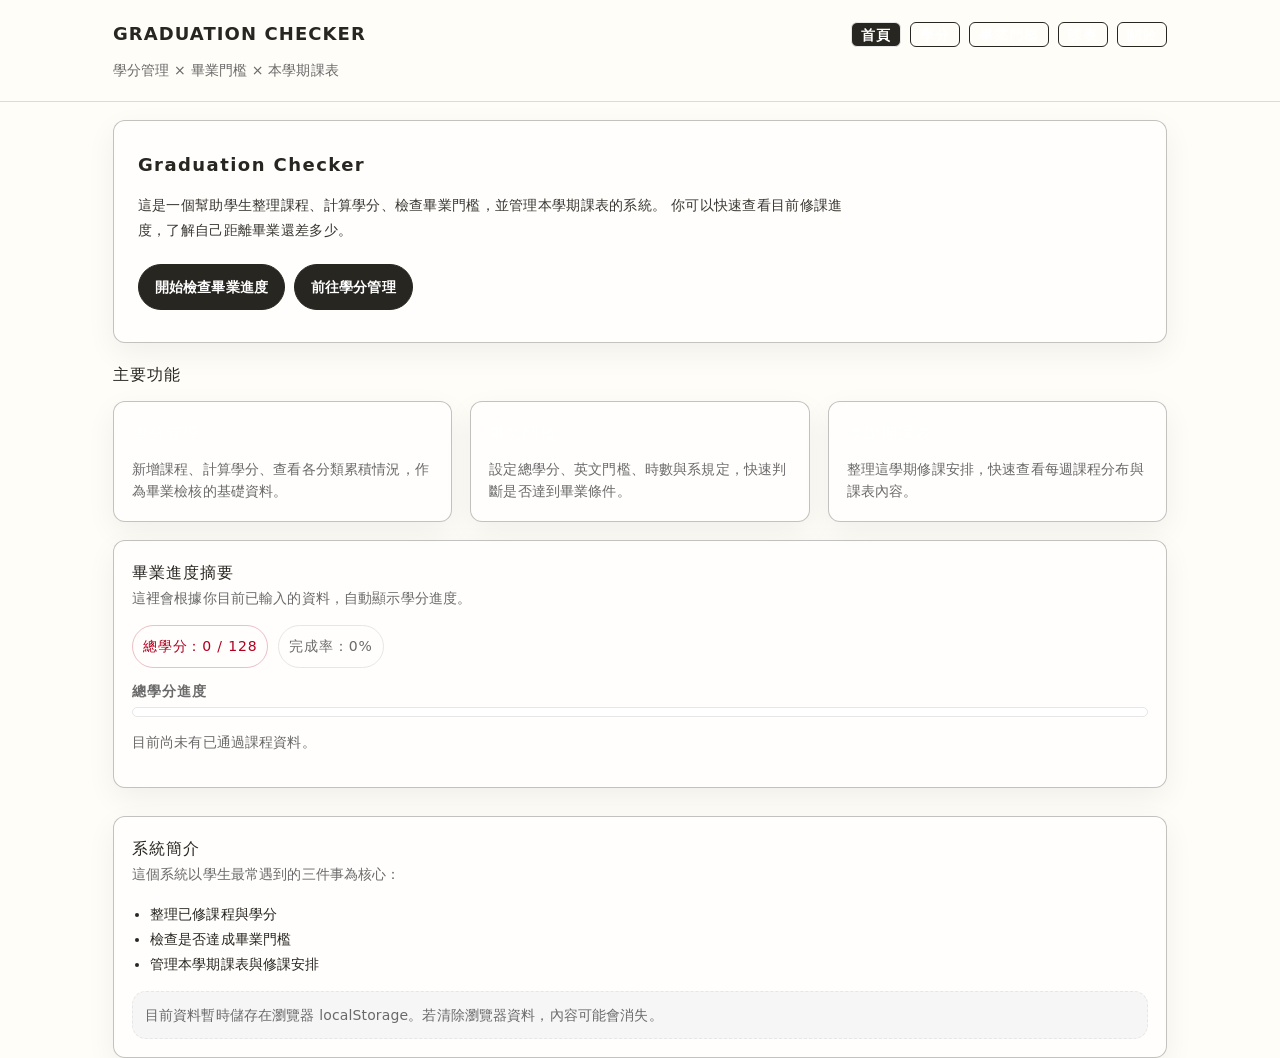
<file: index.html>
<!doctype html>
<html lang="zh-Hant">
<head>
  <meta charset="utf-8" />
  <meta name="viewport" content="width=device-width, initial-scale=1" />
  <title>首頁｜畢業檢核</title>
  <link rel="stylesheet" href="./styles.css" />
</head>
<body>
  <header class="header">
    <div class="wrap">
      <div class="header-inner">
        <div class="brand">
          <h1 class="site-title">Graduation Checker</h1>
          <p class="site-sub">學分管理 × 畢業門檻 × 本學期課表</p>
        </div>

        <nav class="nav">
          <a class="active" href="./index.html">首頁</a>
          <a href="./credits.html">學分</a>
          <a href="./requirements.html">畢業門檻</a>
          <a href="./schedule.html">課表</a>
          <a href="./about.html">關於</a>
        </nav>
      </div>
    </div>
  </header>

  <main class="wrap">
    <!-- Hero -->
    <section class="card" style="margin-top:18px;">
      <div class="card-inner" style="padding:32px 24px;">
        <div class="module" style="align-items:flex-start; gap:16px;">
          <h2 class="h1" style="margin:0;">Graduation Checker</h2>
          <p class="p" style="max-width:720px;">
            這是一個幫助學生整理課程、計算學分、檢查畢業門檻，並管理本學期課表的系統。
            你可以快速查看目前修課進度，了解自己距離畢業還差多少。
          </p>

          <div class="btns" style="margin-top:4px;">
            <a href="./requirements.html" class="home-btn home-btn--primary">開始檢查畢業進度</a>
            <a href="./credits.html" class="home-btn">前往學分管理</a>
          </div>
        </div>
      </div>
    </section>

    <!-- 功能入口 -->
    <section style="margin-top:18px;">
      <h3 class="section-title" style="margin:0 0 12px;">主要功能</h3>

      <div class="home-grid">
        <a class="home-feature card" href="./credits.html">
          <div class="card-inner">
            <h3 class="section-title" style="margin:0 0 10px;">學分管理</h3>
            <p class="section-note" style="margin:0;">
              新增課程、計算學分、查看各分類累積情況，作為畢業檢核的基礎資料。
            </p>
          </div>
        </a>

        <a class="home-feature card" href="./requirements.html">
          <div class="card-inner">
            <h3 class="section-title" style="margin:0 0 10px;">畢業門檻</h3>
            <p class="section-note" style="margin:0;">
              設定總學分、英文門檻、時數與系規定，快速判斷是否達到畢業條件。
            </p>
          </div>
        </a>

        <a class="home-feature card" href="./schedule.html">
          <div class="card-inner">
            <h3 class="section-title" style="margin:0 0 10px;">本學期課表</h3>
            <p class="section-note" style="margin:0;">
              整理這學期修課安排，快速查看每週課程分布與課表內容。
            </p>
          </div>
        </a>
      </div>
    </section>

    <!-- 進度摘要 -->
    <section style="margin-top:18px;">
      <div class="grid">
        <section class="card">
          <div class="card-inner">
            <h3 class="section-title" style="margin:0;">畢業進度摘要</h3>
            <p class="section-note">這裡會根據你目前已輸入的資料，自動顯示學分進度。</p>

            <div class="kpi" id="homeKpi">
              <div class="pill">總學分：0 / 128</div>
              <div class="pill">完成率：0%</div>
            </div>

            <div style="margin-top:16px">
              <label style="margin-top:0">總學分進度</label>
              <div class="progress">
                <div class="bar" id="homeTotalBar"></div>
              </div>
            </div>

            <div id="homeSummary" style="margin-top:14px;"></div>
          </div>
        </section>

        <section class="card">
          <div class="card-inner">
            <h3 class="section-title" style="margin:0;">系統簡介</h3>
            <p class="section-note">
              這個系統以學生最常遇到的三件事為核心：
            </p>

            <ul class="home-list">
              <li>整理已修課程與學分</li>
              <li>檢查是否達成畢業門檻</li>
              <li>管理本學期課表與修課安排</li>
            </ul>

            <div class="notice" style="margin-top:14px;">
              目前資料暫時儲存在瀏覽器 localStorage。若清除瀏覽器資料，內容可能會消失。
            </div>
          </div>
        </section>
      </div>
    </section>
  </main>

  <script>
    (function () {
      const STORAGE_KEY = "grad_checker_split_v1";

      function safeLoad() {
        try {
          const raw = localStorage.getItem(STORAGE_KEY);
          if (!raw) return null;
          return JSON.parse(raw);
        } catch {
          return null;
        }
      }

      const state = safeLoad() || {};
      const courses = Array.isArray(state.courses) ? state.courses : [];
      const requirements = state.requirements || {};
      const totalNeed = Number(requirements.totalCredits || 128);

      const passedCourses = courses.filter(c => c && c.passed);
      const totalPassed = passedCourses.reduce((sum, c) => sum + Number(c.credits || 0), 0);
      const percent = totalNeed > 0 ? Math.min(100, Math.round((totalPassed / totalNeed) * 100)) : 0;

      const byCat = {};
      for (const c of passedCourses) {
        const cat = c.cat || "其他";
        byCat[cat] = (byCat[cat] || 0) + Number(c.credits || 0);
      }

      const kpi = document.getElementById("homeKpi");
      const bar = document.getElementById("homeTotalBar");
      const summary = document.getElementById("homeSummary");

      if (kpi) {
        kpi.innerHTML = `
          <div class="pill ${totalPassed >= totalNeed ? "ok" : "bad"}">總學分：${totalPassed} / ${totalNeed}</div>
          <div class="pill">完成率：${percent}%</div>
        `;
      }

      if (bar) {
        bar.style.width = percent + "%";
      }

      if (summary) {
        const entries = Object.entries(byCat);
        summary.innerHTML = entries.length
          ? entries.map(([k, v]) => `<div class="section-note" style="margin-bottom:6px;">• ${k}：${v} 學分</div>`).join("")
          : `<div class="section-note">目前尚未有已通過課程資料。</div>`;
      }
    })();
  </script>
  
</body>
</html>
</file>
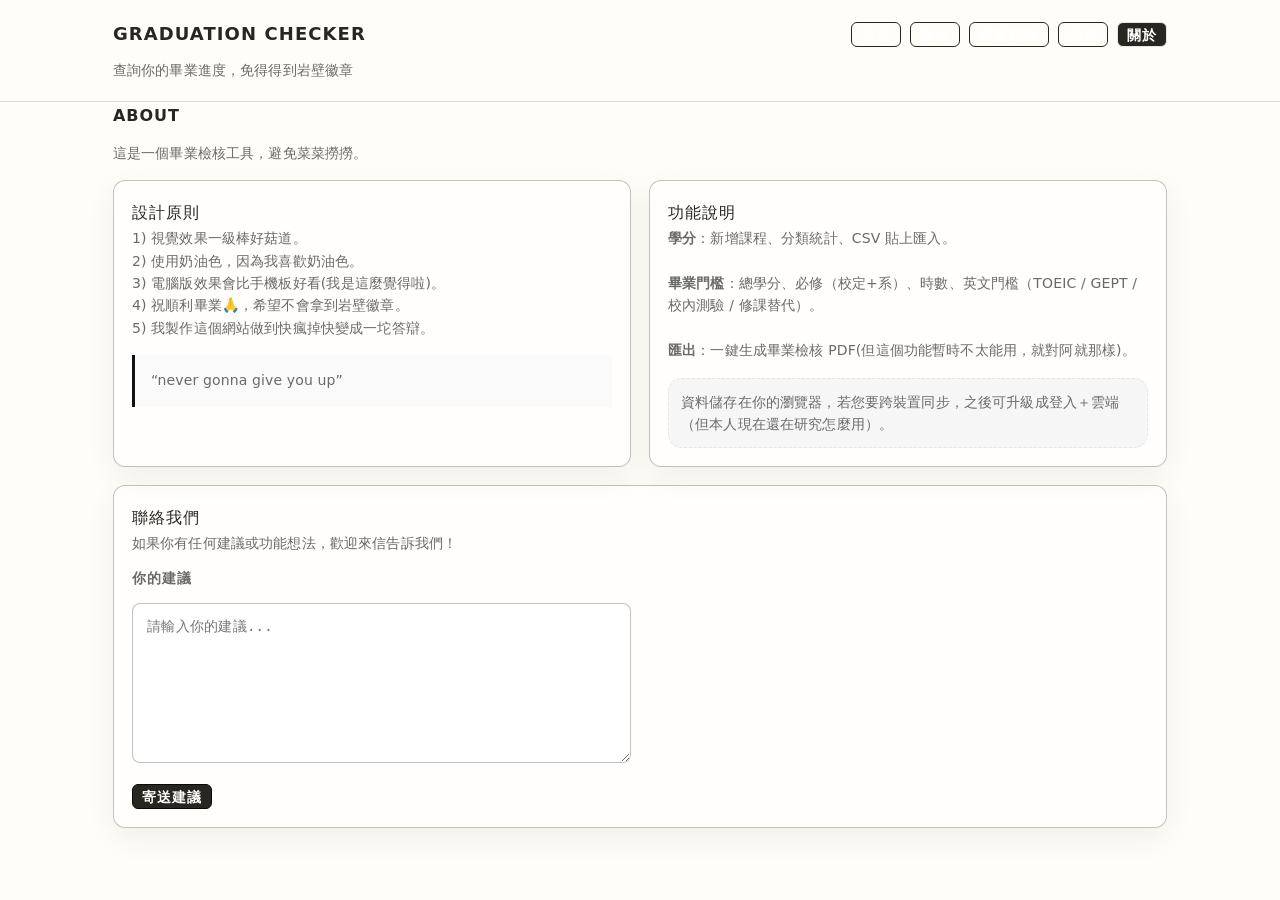
<file: about.html>
<!doctype html>
<html lang="zh-Hant">
<head>
  <meta charset="utf-8" />
  <meta name="viewport" content="width=device-width, initial-scale=1" />
  <title>關於｜畢業檢核</title>
  <link rel="stylesheet" href="./styles.css" />
</head>
<body>
  <header class="header">
    <div class="wrap">
      <div class="header-inner">
        <div class="brand">
          <h1 class="site-title">Graduation Checker</h1>
          <p class="site-sub">查詢你的畢業進度，免得得到岩壁徽章</p>
        </div>

        <nav class="nav">
            <a href="./index.html">首頁</a>
          <a href="./credits.html">學分</a>
          <a href="./requirements.html">畢業門檻</a>
          <a href="./schedule.html">課表</a>
          <a class="active" href="./about.html">關於</a>
           
        </nav>
      </div>
    </div>
  </header>

  <main class="wrap">
    <h2 class="section-title">About</h2>
    <p class="section-note">
      這是一個畢業檢核工具，避免菜菜撈撈。
    </p>

    <div class="editorial">
      <section class="card">
        <div class="card-inner">
          <h3 class="section-title" style="margin:0">設計原則</h3>
          <p class="section-note">
            1) 視覺效果一級棒好菇道。<br>
            2) 使用奶油色，因為我喜歡奶油色。<br>
            3) 電腦版效果會比手機板好看(我是這麼覺得啦)。<br>
            4) 祝順利畢業🙏，希望不會拿到岩壁徽章。<br>
            5) 我製作這個網站做到快瘋掉快變成一坨答辯。
          </p>

          <blockquote>
            “never gonna give you up”
          </blockquote>
        </div>
      </section>

      <section class="card">
        <div class="card-inner">
          <h3 class="section-title" style="margin:0">功能說明</h3>
          <p class="section-note">
            <b>學分</b>：新增課程、分類統計、CSV 貼上匯入。<br><br>
            <b>畢業門檻</b>：總學分、必修（校定+系）、時數、英文門檻（TOEIC / GEPT / 校內測驗 / 修課替代）。<br><br>
            <b>匯出</b>：一鍵生成畢業檢核 PDF(但這個功能暫時不太能用，就對阿就那樣)。
          </p>

          <div class="notice">
            資料儲存在你的瀏覽器，若您要跨裝置同步，之後可升級成登入＋雲端（但本人現在還在研究怎麼用）。
          </div>
        </div>
      </section>
    </div>
    <section class="card" style="margin-top:18px">
  <div class="card-inner">
    <h3 class="section-title" style="margin:0">聯絡我們</h3>
    <p class="section-note">如果你有任何建議或功能想法，歡迎來信告訴我們！</p>

    <div class="row">
      <div>
        <label>你的建議</label>
        <textarea id="suggestText" placeholder="請輸入你的建議..."></textarea>
      </div>
    </div>

    <div class="btns">
      <button class="primary" id="sendMailBtn">寄送建議</button>
    </div>
  </div>
</section>
  </main>
</body>
</html>
</file>
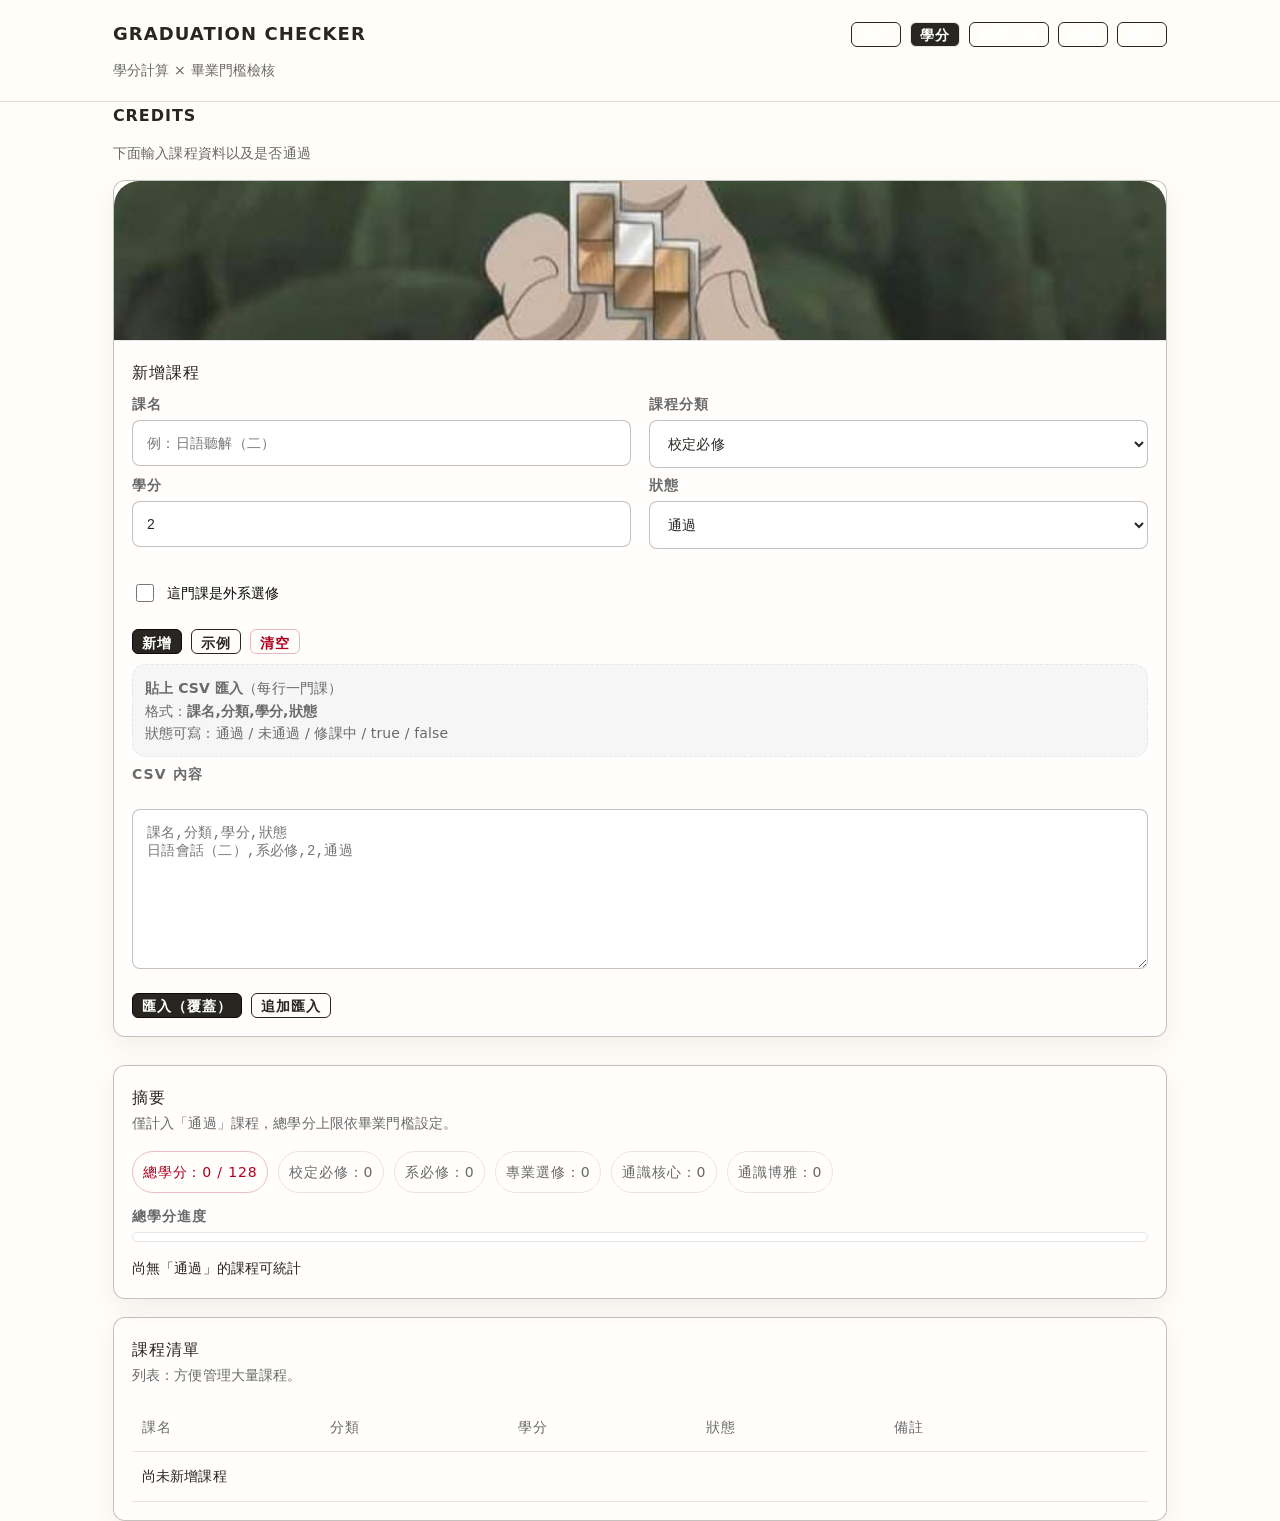
<file: credits.html>
<!doctype html>
<html lang="zh-Hant">
<head>
  <meta charset="utf-8" />
  <meta name="viewport" content="width=device-width, initial-scale=1" />
  <title>學分｜畢業檢核</title>
  <link rel="stylesheet" href="./styles.css" />
</head>
<body>
  <header class="header">
    <div class="wrap">
      <div class="header-inner">
        <div class="brand">
          <h1 class="site-title">Graduation Checker</h1>
          <p class="site-sub">學分計算 × 畢業門檻檢核</p>
        </div>

        <nav class="nav">
            <a href="./index.html">首頁</a>
          <a class="active" href="./credits.html">學分</a>
          <a href="./requirements.html">畢業門檻</a>
          <a href="./schedule.html">課表</a>
          <a href="./about.html">關於</a>
           
        </nav>
      </div>
    </div>
  </header>

  <main class="wrap">
    <h2 class="section-title">Credits</h2>
    <p class="section-note">下面輸入課程資料以及是否通過</p>

    <div class="grid">
      <!-- 左：輸入 -->
      <section class="card">
        <div class="poster">
    <img src="./111.jpg" alt="111" />
    </div>
        <div class="card-inner">
          <div class="module">
            <h3 class="section-title" style="margin:0">新增課程</h3>

            <!-- 課名 / 分類 -->
            <div class="row">
              <div>
                <label>課名</label>
                <input id="courseName" placeholder="例：日語聽解（二）" />
              </div>

              <div>
                <label>課程分類</label>
                <select id="courseCat"></select>
              </div>
            </div>

            <!-- ✅ 專業選修領域：只有在「分類=專業選修」才顯示 -->
            <div id="fieldRow" style="display:none; margin-top:12px;">
              <label>專業選修領域</label>
              <select id="courseField">
                <option value="">請選擇領域</option>
              </select>
            </div>

            <!-- 學分 / 狀態 -->
            <div class="row">
              <div>
                <label>學分</label>
                <input id="courseCredits" type="number" min="0" step="0.5" value="2" />
              </div>
              <div>
                <label>狀態</label>
                <select id="coursePassed">
                  <option value="true">通過</option>
                  <option value="false">未通過 / 修課中</option>
                </select>
              </div>
            </div>

            <!-- 外系選修（選填） -->
            <div style="margin-top:12px;">
              <div class="checkline">
  <input type="checkbox" id="courseOutsideDept" />
  <label for="courseOutsideDept" class="checkline__label">這門課是外系選修</label>
        </div>
            </div>

            <div class="btns">
              <button class="primary" id="addCourseBtn">新增</button>
              <button id="seedBtn">示例</button>
              <button class="danger" id="clearBtn">清空</button>
            </div>

            <div class="notice">
              <b>貼上 CSV 匯入</b>（每行一門課）<br>
              格式：<b>課名,分類,學分,狀態</b><br>
              狀態可寫：通過 / 未通過 / 修課中 / true / false
            </div>

            <label>CSV 內容</label>
            <textarea id="csvInput" placeholder="課名,分類,學分,狀態&#10;日語會話（二）,系必修,2,通過"></textarea>

            <div class="btns">
              <button class="primary" id="importCsvBtn">匯入（覆蓋）</button>
              <button id="appendCsvBtn">追加匯入</button>
            </div>

          </div>
        </div>
      </section>

      <!-- 右：摘要 -->
      <aside class="card">
        <div class="card-inner">
          <h3 class="section-title" style="margin:0">摘要</h3>
          <p class="section-note">僅計入「通過」課程，總學分上限依畢業門檻設定。</p>

          <div class="kpi" id="creditKpi"></div>

          <div style="margin-top:16px">
            <label style="margin-top:0">總學分進度</label>
            <div class="progress"><div class="bar" id="totalBar"></div></div>
          </div>

          <div style="margin-top:14px" id="catStats"></div>
        </div>
      </aside>
    </div>

    <!-- 清單 -->
    <section class="card" style="margin-top:18px">
      <div class="card-inner">
        <h3 class="section-title" style="margin:0">課程清單</h3>
        <p class="section-note">列表：方便管理大量課程。</p>

        <div class="table-wrap">
          <table>
            <thead>
              <tr>
                <th>課名</th>
                <th>分類</th>
                <th>學分</th>
                <th>狀態</th>
                <th>備註</th>
                <th></th>
              </tr>
            </thead>
            <tbody id="courseTable"></tbody>
          </table>

          <!-- 📱 手機卡片版（由 JS renderCourseCards 塞內容） -->
          <div id="courseCards" class="courseCards" aria-label="課程清單（手機版）"></div>
        </div>
      </div>
    </section>
  </main>

  <script src="./app.js"></script>
  <script>App.initCreditsPage();</script>
</body>
</html>
</file>
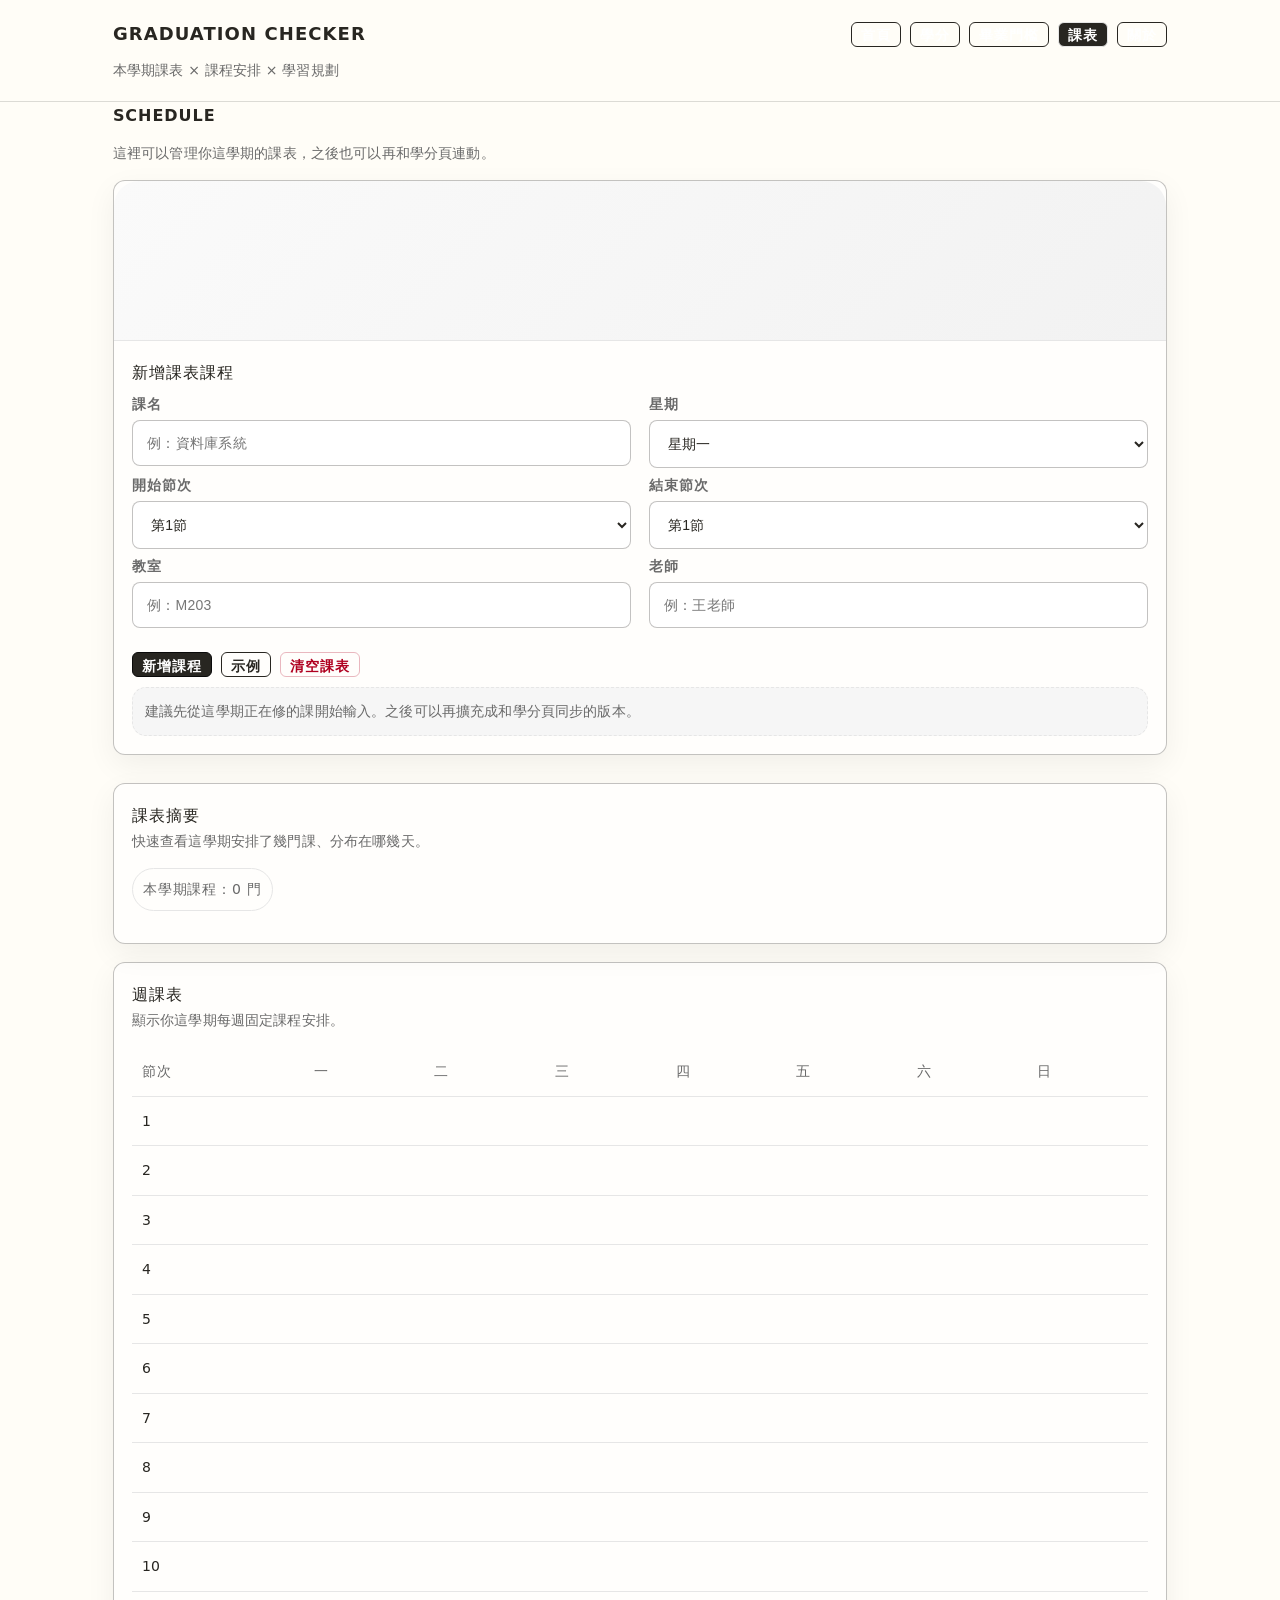
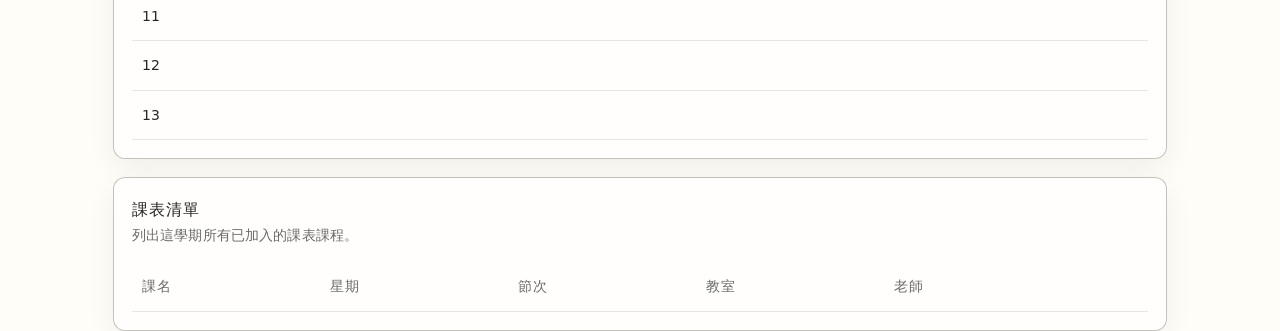
<file: schedule.html>
<!doctype html>
<html lang="zh-Hant">
<head>
  <meta charset="utf-8" />
  <meta name="viewport" content="width=device-width, initial-scale=1" />
  <title>課表｜畢業檢核</title>
  <link rel="stylesheet" href="./styles.css" />
</head>
<body>
  <header class="header">
    <div class="wrap">
      <div class="header-inner">
        <div class="brand">
          <h1 class="site-title">Graduation Checker</h1>
          <p class="site-sub">本學期課表 × 課程安排 × 學習規劃</p>
        </div>

        <nav class="nav">
            <a href="./index.html">首頁</a>
          <a href="./credits.html">學分</a>
          <a href="./requirements.html">畢業門檻</a>
          <a class="active" href="./schedule.html">課表</a>
          <a href="./about.html">關於</a>
           
        </nav>
      </div>
    </div>
  </header>

  <main class="wrap">
    <h2 class="section-title">Schedule</h2>
    <p class="section-note">這裡可以管理你這學期的課表，之後也可以再和學分頁連動。</p>

    <div class="grid">
      <!-- 左邊：新增課程 -->
      <section class="card">
        <div class="poster" aria-hidden="true"></div>
        <div class="card-inner">
          <div class="module">
            <h3 class="section-title" style="margin:0">新增課表課程</h3>

            <div class="row">
              <div>
                <label>課名</label>
                <input id="scheduleName" placeholder="例：資料庫系統" />
              </div>
              <div>
                <label>星期</label>
                <select id="scheduleDay">
                  <option value="一">星期一</option>
                  <option value="二">星期二</option>
                  <option value="三">星期三</option>
                  <option value="四">星期四</option>
                  <option value="五">星期五</option>
                  <option value="六">星期六</option>
                  <option value="日">星期日</option>
                </select>
              </div>
            </div>

            <div class="row">
              <div>
                <label>開始節次</label>
                <select id="scheduleStart">
                  <option value="1">第1節</option>
                  <option value="2">第2節</option>
                  <option value="3">第3節</option>
                  <option value="4">第4節</option>
                  <option value="5">第5節</option>
                  <option value="6">第6節</option>
                  <option value="7">第7節</option>
                  <option value="8">第8節</option>
                  <option value="9">第9節</option>
                  <option value="10">第10節</option>
                  <option value="11">第11節</option>
                  <option value="12">第12節</option>
                  <option value="13">第13節</option>
                </select>
              </div>
              <div>
                <label>結束節次</label>
                <select id="scheduleEnd">
                  <option value="1">第1節</option>
                  <option value="2">第2節</option>
                  <option value="3">第3節</option>
                  <option value="4">第4節</option>
                  <option value="5">第5節</option>
                  <option value="6">第6節</option>
                  <option value="7">第7節</option>
                  <option value="8">第8節</option>
                  <option value="9">第9節</option>
                  <option value="10">第10節</option>
                  <option value="11">第11節</option>
                  <option value="12">第12節</option>
                  <option value="13">第13節</option>
                </select>
              </div>
            </div>

            <div class="row">
              <div>
                <label>教室</label>
                <input id="scheduleRoom" placeholder="例：M203" />
              </div>
              <div>
                <label>老師</label>
                <input id="scheduleTeacher" placeholder="例：王老師" />
              </div>
            </div>

            <div class="btns">
              <button class="primary" id="addScheduleBtn" type="button">新增課程</button>
              <button id="seedScheduleBtn" type="button">示例</button>
              <button class="danger" id="clearScheduleBtn" type="button">清空課表</button>
            </div>

            <div class="notice">
              建議先從這學期正在修的課開始輸入。之後可以再擴充成和學分頁同步的版本。
            </div>
          </div>
        </div>
      </section>

      <!-- 右邊：摘要 -->
      <aside class="card">
        <div class="card-inner">
          <h3 class="section-title" style="margin:0">課表摘要</h3>
          <p class="section-note">快速查看這學期安排了幾門課、分布在哪幾天。</p>

          <div class="kpi" id="scheduleKpi">
            <div class="pill">本學期課程：0 門</div>
          </div>

          <div style="margin-top:14px" id="scheduleSummary"></div>
        </div>
      </aside>
    </div>

    <!-- 週課表 -->
    <section class="card" style="margin-top:18px">
      <div class="card-inner">
        <h3 class="section-title" style="margin:0">週課表</h3>
        <p class="section-note">顯示你這學期每週固定課程安排。</p>

        <div class="table-wrap">
          <table id="scheduleTable">
            <thead>
              <tr>
                <th>節次</th>
                <th>一</th>
                <th>二</th>
                <th>三</th>
                <th>四</th>
                <th>五</th>
                <th>六</th>
                <th>日</th>
              </tr>
            </thead>
            <tbody id="scheduleTableBody">
              <tr><td>1</td><td></td><td></td><td></td><td></td><td></td><td></td><td></td></tr>
              <tr><td>2</td><td></td><td></td><td></td><td></td><td></td><td></td><td></td></tr>
              <tr><td>3</td><td></td><td></td><td></td><td></td><td></td><td></td><td></td></tr>
              <tr><td>4</td><td></td><td></td><td></td><td></td><td></td><td></td><td></td></tr>
              <tr><td>5</td><td></td><td></td><td></td><td></td><td></td><td></td><td></td></tr>
              <tr><td>6</td><td></td><td></td><td></td><td></td><td></td><td></td><td></td></tr>
              <tr><td>7</td><td></td><td></td><td></td><td></td><td></td><td></td><td></td></tr>
              <tr><td>8</td><td></td><td></td><td></td><td></td><td></td><td></td><td></td></tr>
              <tr><td>9</td><td></td><td></td><td></td><td></td><td></td><td></td><td></td></tr>
              <tr><td>10</td><td></td><td></td><td></td><td></td><td></td><td></td><td></td></tr>
              <tr><td>11</td><td></td><td></td><td></td><td></td><td></td><td></td><td></td></tr>
              <tr><td>12</td><td></td><td></td><td></td><td></td><td></td><td></td><td></td></tr>
              <tr><td>13</td><td></td><td></td><td></td><td></td><td></td><td></td><td></td></tr>
            </tbody>
          </table>
        </div>
      </div>
    </section>

    <!-- 課程清單 -->
    <section class="card" style="margin-top:18px">
      <div class="card-inner">
        <h3 class="section-title" style="margin:0">課表清單</h3>
        <p class="section-note">列出這學期所有已加入的課表課程。</p>

        <div class="table-wrap">
          <table>
            <thead>
              <tr>
                <th>課名</th>
                <th>星期</th>
                <th>節次</th>
                <th>教室</th>
                <th>老師</th>
                <th></th>
              </tr>
            </thead>
            <tbody id="scheduleList"></tbody>
          </table>
        </div>
      </div>
    </section>
  </main>

  <script src="./app.js"></script>
  <script>
    if (App.initSchedulePage) {
      App.initSchedulePage();
    }
  </script>
</body>
</html>
</file>
<file: styles.css>
:root{
  --bg:#ffffff;
  --text:#0a0a0a;
  --muted:#6a6a6a;
  --border:#e6e6e6;
  --soft:#f6f6f6;

  --max: 1120px;
  --gutter: 24px;

  --radius: 18px;
  --shadow: 0 10px 30px rgba(0,0,0,.06);

  --track-tight: 0.01em;
  --track-wide: 0.06em;
}

*{ box-sizing:border-box; }
html, body{ height:100%; }
body{
  margin:0;
  background:var(--bg);
  color:var(--text);
  font-family: ui-sans-serif, system-ui, -apple-system, "Segoe UI", Roboto, "Noto Sans TC", sans-serif;
  letter-spacing: var(--track-tight);
}

a{ color:inherit; text-decoration:none; }

.wrap{
  max-width: var(--max);
  margin: 0 auto;
  padding: 0 var(--gutter);
}

/* Header / Nav */
.header{
  position: sticky;
  top: 0;
  z-index: 20;
  background: rgba(255,255,255,.92);
  backdrop-filter: blur(10px);
  border-bottom: 1px solid var(--border);
}

.header-inner{
  display:flex;
  align-items:baseline;
  justify-content:space-between;
  gap: 16px;
  padding: 18px 0;
}

.brand{
  display:flex;
  flex-direction:column;
  gap: 6px;
}

.brand .site-title{
  margin:0;
  font-size: 20px;
  font-weight: 650;            /* H1: semi-bold */
  letter-spacing: var(--track-wide); /* 微 tracking */
  text-transform: uppercase;
}

.brand .site-sub{
  margin:0;
  font-size: 18px;
  font-weight: 400;
  color: var(--muted);
}

.nav{
  display:flex;
  gap: 14px;
  flex-wrap: wrap;
}

.nav a{
  font-size: 16px;
  letter-spacing: var(--track-wide);
  text-transform: uppercase;
  padding: 8px 10px;
  border-radius: 999px;
  border: 1px solid transparent;
  color: var(--muted);
}

.nav a.active{
  color: var(--text);
  border-color: var(--border);
  background: #fff;
}

/* Layout */
main{ padding: 28px 0 64px; }

.section-title{
  margin: 0 0 12px;
  font-size: 16px;
  font-weight: 560; /* H2: medium-ish */
  letter-spacing: var(--track-wide);
  text-transform: uppercase;
}

.section-note{
  margin: 0 0 16px;
  font-size: 16px;
  color: var(--muted);
  font-weight: 360;
  line-height: 1.6;
}

.grid{
  display:grid;
  grid-template-columns: 1fr;
  gap: 18px;
}
@media (min-width: 980px){
  .grid{ grid-template-columns: 1.1fr .9fr; }
}

/* Cards: exhibition module */
.card{
  border: 1px solid var(--border);
  border-radius: var(--radius);
  background: #fff;
  box-shadow: var(--shadow);
  overflow: hidden;
}

.card-inner{
  padding: 18px;
}

.module{
  display:flex;
  flex-direction:column;
  gap: 10px;
}

/* “Poster” header (optional visual) */
.poster{
  height: 160px;
  background: linear-gradient(135deg, #fafafa, #f2f2f2);
  border-bottom: 1px solid var(--border);
}

/* Form */
label{
  display:block;
  font-size: 15px;
  font-weight: 400; /* 日期資訊/小標更細 */
  color: var(--muted);
  letter-spacing: var(--track-wide);
  text-transform: uppercase;
  margin: 12px 0 6px;
}

input, select, textarea{
  width:100%;
  padding: 12px 12px;
  border: 1px solid var(--border);
  border-radius: 12px;
  background: #fff;
  color: var(--text);
  font-size: 16px;
  outline: none;
}

textarea{
  min-height: 140px;
  resize: vertical;
}

.row{
  display:grid;
  grid-template-columns: 1fr;
  gap: 12px;
}
@media (min-width: 620px){
  .row{ grid-template-columns: 1fr 1fr; }
}

/* Buttons */
.btns{
  display:flex;
  gap: 10px;
  flex-wrap: wrap;
  margin-top: 14px;
}

button{
  appearance: none;
  border: 1px solid var(--border);
  background: #fff;
  color: var(--text);
  border-radius: 999px;
  padding: 10px 14px;
  font-size: 15px;
  letter-spacing: var(--track-wide);
  text-transform: uppercase;
  cursor: pointer;
}

button.primary{
  border-color: var(--text);
}

button.danger{
  color: #b00020;
  border-color: rgba(176,0,32,.28);
}

/* KPI / editorial info */
.kpi{
  display:flex;
  flex-wrap: wrap;
  gap: 10px;
  margin-top: 6px;
}

.pill{
  border: 1px solid var(--border);
  border-radius: 999px;
  padding: 8px 10px;
  font-size: 15px;
  color: var(--muted);
  letter-spacing: var(--track-wide);
  text-transform: uppercase;
}

.pill.ok{ color: #0a7a2f; border-color: rgba(10,122,47,.25); }
.pill.bad{ color: #b00020; border-color: rgba(176,0,32,.25); }

.progress{
  height: 10px;
  border: 1px solid var(--border);
  border-radius: 999px;
  overflow: hidden;
  background: #fff;
}

.bar{
  height: 100%;
  width: 0%;
  background: #111;
}

/* Table: clean grid */
.table-wrap{ overflow:auto; }
table{
  width: 100%;
  border-collapse: collapse;
  font-size: 16px;
}

th, td{
  padding: 12px 10px;
  border-bottom: 1px solid var(--border);
  vertical-align: top;
  text-align: left;
}

th{
  font-size: 14px;
  color: var(--muted);
  font-weight: 400;
  letter-spacing: var(--track-wide);
  text-transform: uppercase;
}

.tag{
  display:inline-block;
  border: 1px solid var(--border);
  padding: 2px 8px;
  border-radius: 999px;
  font-size: 15px;
  color: var(--muted);
}

.notice{
  border: 1px dashed var(--border);
  background: var(--soft);
  border-radius: 14px;
  padding: 12px;
  color: var(--muted);
  font-size: 16px;
  line-height: 1.6;
}

/* About page editorial blocks */
.editorial{
  display:grid;
  grid-template-columns: 1fr;
  gap: 18px;
}
@media (min-width: 980px){
  .editorial{ grid-template-columns: 1fr 1fr; }
}

blockquote{
  margin:0;
  padding: 14px 16px;
  border-left: 3px solid #111;
  background: #fafafa;
  color: var(--muted);
  line-height: 1.7;
}
/* =========
   Base / Tokens
   ========= */
:root{
  --ink:#282621;     /* 你貼的色：#282621 */
  --paper:#fffdf7;   /* 偏展場紙色 */
  --line:rgba(40,38,33,.16);
  --line-strong:rgba(40,38,33,.28);

  --radius:12px;
  --pill:9999px;

  --ease: .35s all cubic-bezier(.27,.83,.64,1);
  --track:.08em;

  --wrap: min(86.1111111111vw, 1120px); /* 你也可以改 */
  --padX: 6.9444444444vw;               /* 左右留白（桌機） */
}

/* Mobile tokens */
@media screen and (max-width: 1024px){
  :root{
    --wrap: calc(100vw - 8.1424936386vw); /* roughly 2*4.071vw */
    --padX: 4.0712468193vw;
  }
}

*{ box-sizing:border-box; }
html,body{ height:100%; }
body{
  margin:0;
  color:var(--ink);
  background:var(--paper);
  font-family: ui-sans-serif, system-ui, -apple-system, "Segoe UI", Roboto, "Noto Sans TC", sans-serif;
  letter-spacing: 0.01em;
}

/* =========
   Layout wrapper (strict grid)
   ========= */
.wrap{
  width: var(--wrap);
  margin: 0 auto;
}

/* =========
   Header / Navigation
   ========= */
.header{
  position: sticky;
  top: 0;
  z-index: 10;
  background: rgba(255,253,247,.92);
  backdrop-filter: blur(10px);
  border-bottom: 1px solid var(--line);
}

.header__inner{
  display:flex;
  align-items:center;
  justify-content:space-between;
  padding: 2.1990740741vw 0; /* 24px@1092-ish */
}

@media screen and (max-width: 1024px){
  .header__inner{
    padding: 4.834605598vw 0;
  }
}

.brand{
  display:flex;
  flex-direction:column;
  gap: .6944444444vw;
}

@media screen and (max-width: 1024px){
  .brand{ gap: 2.0356234097vw; }
}

.brand__title{
  margin:0;
  font-weight: 800;              /* 你貼的 800 */
  letter-spacing: var(--track);  /* .08em */
  line-height: 1;
  font-size: 1.3888888889vw;     /* 你貼的 h3 桌機大小 */
  text-transform: uppercase;
}

@media screen and (max-width: 1024px){
  .brand__title{
    font-size: 5.0890585242vw;
    line-height: 1.2;
  }
}

.brand__sub{
  margin:0;
  font-weight: 400;
  letter-spacing: var(--track);
  line-height: 1.4;
  font-size: .9259259259vw;      /* 你貼的 date 桌機 */
  opacity:.75;
}

@media screen and (max-width: 1024px){
  .brand__sub{
    font-size: 3.5623409669vw;
  }
}

/* Nav pills */
.nav{
  display:flex;
  align-items:center;
  gap: .6944444444vw;
}

@media screen and (max-width: 1024px){
  .nav{
    gap: 3.0534351145vw;
    flex-wrap: wrap;
    justify-content:flex-end;
  }
}

.nav a{
  display:inline-flex;
  align-items:center;
  padding: .4050925926vw .6944444444vw .2893518519vw; /* 你貼的 term padding */
  border-radius: 6px;
  border: 1px solid var(--ink);
  transition: var(--ease);
  letter-spacing: var(--track);
  font-weight: 600;
  font-size: .8101851852vw;
  line-height: 1;
  color: var(--ink);
}

@media screen and (max-width: 1024px){
  .nav a{
    padding: 1.7811704835vw 3.0534351145vw 1.272264631vw;
    font-size: 3.5623409669vw;
  }
}

@media screen and (min-width: 1025px){
  .nav a:hover{
    background: var(--ink);
    color: #fff;
  }
}

.nav a.active{
  background: var(--ink);
  color:#fff;
}

/* =========
   Page spacing
   ========= */
main{
  padding: 4.3981481481vw 0 8.8541666667vw; /* 你貼的常用節奏 */
}

@media screen and (max-width: 1024px){
  main{
    padding: 12.9770992366vw 0 25.9541984733vw;
  }
}

/* =========
   Typography hierarchy (editorial)
   ========= */
.h1{
  margin:0;
  font-weight: 800;
  letter-spacing: var(--track);
  line-height: 1.5833333333;
  font-size: 2.0833333333vw; /* 你貼的 rp__info h1 */
}

@media screen and (max-width: 1024px){
  .h1{
    font-size: 6.106870229vw;
  }
}

.h2{
  margin:0;
  font-weight: 600;
  letter-spacing: var(--track);
  line-height: 1.2;
  font-size: 1.3888888889vw;
}

@media screen and (max-width: 1024px){
  .h2{
    font-size: 5.0890585242vw;
    line-height: 1.6;
  }
}

.p{
  margin:0;
  font-weight: 400;
  line-height: 1.8;
  font-size: .9259259259vw;
  letter-spacing: 0.02em;
  opacity:.92;
}

@media screen and (max-width: 1024px){
  .p{
    font-size: 3.5623409669vw;
  }
}

.meta{
  font-weight: 600;
  letter-spacing: var(--track);
  line-height: 1;
  font-size: .9259259259vw;
}

@media screen and (max-width: 1024px){
  .meta{ font-size: 3.5623409669vw; }
}

/* =========
   Grid / Modules
   ========= */
.grid{
  display:grid;
  grid-template-columns: 1fr;
  gap: 2.1990740741vw; /* consistent spacing */
}

@media screen and (min-width: 1025px){
  .grid--2{
    grid-template-columns: 1.1fr .9fr;
    gap: 1.3888888889vw; /* 你貼的 match__posts gap */
  }
}

@media screen and (max-width: 1024px){
  .grid{ gap: 9.6692111959vw; }
}

/* Card module */
.card{
  border: 1px solid var(--line-strong);
  border-radius: var(--radius);
  background: rgba(255,255,255,.65);
  overflow: clip; /* 你貼的 overflow: clip */
}

.card__inner{
  padding: 2.1990740741vw;
}

@media screen and (max-width: 1024px){
  .card__inner{
    padding: 4.834605598vw;
  }
}

/* Poster/thumbnail */
.thumb{
  overflow: clip;
  border-radius: 12px; /* 你貼的 figure radius 12px */
  border-bottom: 1px solid var(--line);
  background: #fff;
}

.thumb img{
  width:100%;
  height:auto;
  display:block;
}

/* =========
   Tags / Pills (hover invert)
   ========= */
.tags{
  margin-top: 2.1990740741vw;
  display:flex;
  flex-wrap:wrap;
  gap: .6944444444vw;
}

@media screen and (max-width: 1024px){
  .tags{
    margin-top: 9.6692111959vw;
    gap: 3.0534351145vw;
  }
}

.tag{
  display:inline-flex;
  align-items:center;
  padding: .4050925926vw .6365740741vw .2893518519vw;
  border: 1px solid var(--ink);
  border-radius: var(--pill);
  transition: var(--ease);
  letter-spacing: var(--track);
  font-weight: 600;
  font-size: .8101851852vw;
  line-height: 1;
  color: var(--ink);
}

@media screen and (max-width: 1024px){
  .tag{
    padding: 1.7811704835vw 2.7989821883vw 1.272264631vw;
    font-size: 3.0534351145vw;
  }
}

@media screen and (min-width: 1025px){
  .tag:hover{
    background: var(--ink);
    color: #fffdf7;
  }
}

/* =========
   Forms
   ========= */
label{
  display:block;
  margin: 0 0 .6944444444vw;
  font-size: .8101851852vw;
  font-weight: 600;
  letter-spacing: var(--track);
  line-height: 1;
}

@media screen and (max-width: 1024px){
  label{
    margin-bottom: 3.0534351145vw;
    font-size: 3.0534351145vw;
  }
}

input, select, textarea{
  width:100%;
  padding: 1.099537037vw 1.099537037vw;
  border-radius: 8px;
  border: 1px solid var(--line-strong);
  background: #fff;
  color: var(--ink);
  outline: none;
  font-size: .9259259259vw;
  letter-spacing: 0.02em;
}

@media screen and (max-width: 1024px){
  input, select, textarea{
    padding: 3.8167938931vw 3.8167938931vw;
    font-size: 3.5623409669vw;
  }
}

textarea{
  margin-top: .6944444444vw;
  min-height: 12.5vw;
  resize: vertical;
}

@media screen and (max-width: 1024px){
  textarea{
    margin-top: 3.0534351145vw;
    min-height: 40vw;
  }
}

.row{
  display:grid;
  grid-template-columns: 1fr 1fr;
  gap: 1.3888888889vw;
}

@media screen and (max-width: 1024px){
  .row{
    grid-template-columns: 1fr;
    gap: 4.834605598vw;
  }
}

/* Buttons */
.btns{
  display:flex;
  align-items:center;
  flex-wrap:wrap;
  gap: .6944444444vw;
  margin-top: 1.099537037vw;
}

@media screen and (max-width: 1024px){
  .btns{
    gap: 3.0534351145vw;
    margin-top: 4.834605598vw;
  }
}

button{
  padding: .4050925926vw .6944444444vw .2893518519vw;
  border-radius: 6px;
  border: 1px solid var(--ink);
  background: transparent;
  transition: var(--ease);
  cursor:pointer;

  letter-spacing: var(--track);
  font-weight: 600;
  font-size: .8101851852vw;
  line-height: 1;
  color: var(--ink);
}

@media screen and (max-width: 1024px){
  button{
    padding: 1.7811704835vw 3.0534351145vw 1.272264631vw;
    font-size: 3.5623409669vw;
  }
}

@media screen and (min-width: 1025px){
  button:hover{
    background: var(--ink);
    color:#fff;
  }
}

button.primary{
  background: var(--ink);
  color:#fff;
}

@media screen and (min-width: 1025px){
  button.primary:hover{
    background: transparent;
    color: var(--ink);
  }
}

/* =========
   Table (clean grid)
   ========= */
.table{
  width:100%;
  border-collapse: collapse;
  margin-top: 2.1990740741vw;
}

@media screen and (max-width: 1024px){
  .table{ margin-top: 9.6692111959vw; }
}

.table th,
.table td{
  border-bottom: 1px solid var(--line);
  padding: 1.099537037vw .6944444444vw;
  text-align:left;
  vertical-align: top;
}

@media screen and (max-width: 1024px){
  .table th,
  .table td{
    padding: 3.8167938931vw 2.7989821883vw;
  }
}

.table th{
  font-size: .8101851852vw;
  letter-spacing: var(--track);
  font-weight: 600;
  color: rgba(40,38,33,.75);
}

@media screen and (max-width: 1024px){
  .table th{ font-size: 3.0534351145vw; }
}

/* =========
   Utility
   ========= */
.mt-l{ margin-top: 4.3981481481vw; }
@media screen and (max-width: 1024px){ .mt-l{ margin-top: 12.9770992366vw; } }

.center{ display:flex; justify-content:center; }
/* ==========================
   Form System (inputs__*)
   Match your reference style
   ========================== */

:root{
  --sand:#dad3c1;
  --placeholder:#d5d5d1;
  --panel:#efede5;
}

/* 進度 sticky（像 contact__progressSticky） */
.progressSticky{
  position: sticky;
  top: min(11.9964189794vh, 7.7546296296vw);
  top: min(11.9964189794svh, 7.7546296296vw);
  padding: 2.1990740741vw 1.3888888889vw;
  border-radius: 8px;
  background: var(--paper);
  border: 1px solid var(--line);
}

@media screen and (max-width: 1024px){
  .progressSticky{
    position: static;   
    top: auto;
    z-index: auto;
  }
}

/* 一行一個 step：circle + label */
.progressRow{
  display:flex;
  align-items:center;
  gap: 1.2731481481vw;
  background: var(--paper);
}

@media screen and (max-width: 1024px){
  .progressRow{ gap: 3.0534351145vw; }
}

/* 第二個 step 以上：畫連接線（桌機垂直 / 手機水平） */
.progressRow + .progressRow{
  position: relative;
  margin-top: 2.5462962963vw;
}

@media screen and (max-width: 1024px){
  .progressRow + .progressRow{
    margin-top:0;
    margin-left: 9.6692111959vw;
    padding-left: 9.6692111959vw;
  }
}

.progressRow + .progressRow::before{
  position:absolute;
  content:"";
  bottom: calc(100% + .1736111111vw);
  left: .4050925926vw;
  width: 1px;
  height: 2.1990740741vw;
  background: var(--sand);
  translate: -50% 0;
}

@media screen and (max-width: 1024px){
  .progressRow + .progressRow::before{
    top: 50%;
    bottom:auto;
    left:0;
    width: 6.106870229vw;
    height: 1px;
    translate: -50% -50%;
  }
}

.progressRow .circle{
  display:block;
  width: .8101851852vw;
  aspect-ratio: 1;
  border-radius: 9999px;
  background: var(--sand);
}

@media screen and (max-width: 1024px){
  .progressRow .circle{ width: 3.0534351145vw; }
}

.progressRow p{
  margin:0;
  font-size: 1.1574074074vw;
  letter-spacing: var(--track);
  line-height: 1;
  font-weight: 600;
  color: var(--sand);
  translate: 0 .0578703704vw;
}

@media screen and (max-width: 1024px){
  .progressRow p{
    font-size: 4.0712468193vw;
    translate: 0 .2544529262vw;
  }
}

.progressRow.is-on .circle{ background: var(--ink); }
.progressRow.is-on p{ color: var(--ink); }

/* inputs module */
.inputs{ margin-top: 4.3981481481vw; }
@media screen and (max-width: 1024px){ .inputs{ margin-top: 19.3384223919vw; } }

.inputs__input + .inputs__input{
  margin-top: 3.2407407407vw;
  padding-top: 3.2407407407vw;
  border-top: 1px solid var(--sand);
}
@media screen and (max-width: 1024px){
  .inputs__input + .inputs__input{
    margin-top: 12.9770992366vw;
    padding-top: 12.9770992366vw;
  }
}

/* 標題列：REQ/OPT badge + 標題 */
.inputs__inputTtl{
  display:flex;
  align-items:flex-start;
  gap: .8101851852vw;
  margin-bottom: 1.1574074074vw;
}
@media screen and (max-width: 1024px){
  .inputs__inputTtl{
    gap: 3.5623409669vw;
    margin-bottom: 4.834605598vw;
  }
}

.badge{
  padding: .3472222222vw .462962963vw .2314814815vw;
  border-radius: 3px;
  background: var(--ink);
  flex-shrink:0;
}
@media screen and (max-width: 1024px){
  .badge{
    padding: 1.5267175573vw 2.0356234097vw 1.0178117048vw;
    translate: 0 -.5089058524vw;
  }
}

.badge p{
  margin:0;
  font-size: .8101851852vw;
  letter-spacing: var(--track);
  line-height: 1;
  font-weight: 800;
  color:#fff;
  white-space: nowrap;
}
@media screen and (max-width: 1024px){
  .badge p{ font-size: 3.5623409669vw; }
}

.badge.opt{ background:#75736d; }

.inputs__inputTtl > p{
  margin:0;
  font-size: 1.0416666667vw;
  letter-spacing: var(--track);
  line-height: 1.5555555556;
  font-weight: 600;
}
@media screen and (max-width: 1024px){
  .inputs__inputTtl > p{
    font-size: 4.0712468193vw;
    line-height: 1.75;
  }
}

/* value label */
.inputs__inputValueTtl{
  margin-bottom: 1.099537037vw;
}
@media screen and (max-width: 1024px){
  .inputs__inputValueTtl{ margin-bottom: 4.834605598vw; }
}
.inputs__inputValueTtl p{
  margin:0;
  font-size: 1.0416666667vw;
  letter-spacing: var(--track);
  line-height: 1.5555555556;
  font-weight: 600;
}
@media screen and (max-width: 1024px){
  .inputs__inputValueTtl p{
    font-size: 4.0712468193vw;
    line-height: 1;
  }
}

/* input wrapper */
.inputs__inputValue{
  font-size: 1.0416666667vw;
  letter-spacing: var(--track);
  line-height: 1.5555555556;
  font-weight: 600;
  position: relative;
}
@media screen and (max-width: 1024px){
  .inputs__inputValue{
    font-size: 4.0712468193vw;
    line-height: 1.75;
  }
}

/* actual form fields – match ref (no border, white bg, fixed height) */
.inputs__inputValue input,
.inputs__inputValue select,
.inputs__inputValue textarea{
   width:100%;
  height: 3.8194444444vw;
  padding: .2314814815vw .8680555556vw 0;
  border: none;
  border-radius: 8px;
  background:#fff;
  color: var(--ink);
  font-size: 1.0416666667vw;
  letter-spacing: .08em;
  font-weight: 600;
  outline: none;
}

@media screen and (max-width: 1024px){
  .inputs__inputValue input,
  .inputs__inputValue select,
  .inputs__inputValue textarea{
    height:16.7938931298vw;
    padding: 1.0178117048vw 3.8167938931vw 0;
    font-size:4.0712468193vw;
  }
}

.inputs__inputValue textarea{
  height: 16.2037037037vw;
  padding-top: .8680555556vw;
  resize: vertical;
}
@media screen and (max-width: 1024px){
  .inputs__inputValue textarea{
    height: 71.2468193384vw;
    padding-top: 3.8167938931vw;
  }
}

.inputs__inputValue input::placeholder,
.inputs__inputValue textarea::placeholder{
  color: var(--placeholder);
}

/* select arrow */
.inputs__inputValueSelect{ position: relative; }
.inputs__inputValueSelect::after{
  position:absolute;
  content:"";
  top: 1.5046296296vw;
  right: 1.3310185185vw;
  width: .462962963vw;
  aspect-ratio: 1;
  border: 2px solid var(--ink);
  border-top: 0;
  border-left: 0;
  pointer-events:none;
  translate: -50% 0;
  rotate: 45deg;
}
@media screen and (max-width: 1024px){
  .inputs__inputValueSelect::after{
    top: 7.6335877863vw;
    right: 4.0712468193vw;
    width: 2.0356234097vw;
  }
}

.inputs__inputValueSelect select{
  appearance:none;
  cursor:pointer;
}

/* error */
.inputs__error{
  margin-top: 1.099537037vw;
  font-size: .8101851852vw;
  letter-spacing: var(--track);
  line-height: 1;
  font-weight: 600;
  color:red;
}
@media screen and (max-width: 1024px){
  .inputs__error{
    margin-top: 3.0534351145vw;
    font-size: 3.5623409669vw;
  }
}

/* notice list (dot) */
.noticeList{
  margin-top: 1.099537037vw;
  list-style:none;
  padding-left: 0;
}
@media screen and (max-width: 1024px){
  .noticeList{ margin-top: 3.0534351145vw; }
}

.noticeList li{
  position:relative;
  padding-left: 1.1574074074vw;
  font-size: .8101851852vw;
  letter-spacing: var(--track);
  line-height: 1.5714285714;
  font-weight: 600;
}
@media screen and (max-width: 1024px){
  .noticeList li{
    padding-left: 4.5801526718vw;
    font-size: 3.5623409669vw;
  }
}

.noticeList li::before{
  position:absolute;
  content:"";
  top: .462962963vw;
  left: .3472222222vw;
  width: .2314814815vw;
  aspect-ratio: 1;
  border-radius: 9999px;
  background: var(--ink);
}
@media screen and (max-width: 1024px){
  .noticeList li::before{
    top: 1.7811704835vw;
    left: 1.5267175573vw;
    width: 1.0178117048vw;
  }
}
/* ==========================
   Checkbox (custom)
   ========================== */
.checkRow{
  display:flex;
  align-items:flex-start;
  justify-content:center;
  gap: .2893518519vw;
}

@media screen and (max-width: 1024px){
  .checkRow{ gap: 2.0356234097vw; }
}

/* checkbox box */
.check{
  position: relative;
  width: 1.1574074074vw;
  height: 1.1574074074vw;
  margin-top: .1736111111vw;
  flex-shrink:0;
}

@media screen and (max-width: 1024px){
  .check{
    width: 5.0890585242vw;
    height: 5.0890585242vw;
    margin-top: .7633587786vw;
  }
}

.check input{
  position:absolute;
  inset:0;
  opacity:0;
  cursor:pointer;
  margin:0;
}

.check span.checkbox{
  position:absolute;
  inset:0;
  border-radius: 4px;
  background:#fff;
  pointer-events:none;
  border: 1px solid var(--line-strong);
}

/* checkmark */
.check span.checkbox::after{
  position:absolute;
  top:50%;
  left:50%;
  translate:-50% -75%;
  rotate:-45deg;
  content:"";
  width: .5787037037vw;
  aspect-ratio: 12/8;
  border: 2px solid var(--ink);
  border-top:0;
  border-right:0;
  opacity:0;
}

@media screen and (max-width: 1024px){
  .check span.checkbox::after{
    width: 2.5445292621vw; /* 你貼的最後補的 mobile width */
  }
}

.check input:checked + span.checkbox::after{
  opacity:1;
}

/* checkbox label text */
.checkText{
  margin:0;
  font-size: 1.0416666667vw;
  letter-spacing: var(--track);
  line-height: 1.5555555556;
  font-weight: 600;
}

@media screen and (max-width: 1024px){
  .checkText{
    font-size: 4.0712468193vw;
    line-height: 1.75;
  }
}

/* clickable text / link style */
.linkInk,
.checkText .onClick{
  cursor:pointer;
  color: var(--ink);
  text-decoration: underline;
  text-decoration-thickness: 1px;
  text-underline-offset: .2314814815vw;
}

@media screen and (max-width: 1024px){
  .linkInk,
  .checkText .onClick{
    text-underline-offset: 1.0178117048vw;
  }
}

/* underline hover animation */
@keyframes underlinehover{
  0%{ text-decoration-thickness: 1px; }
  50%{ text-decoration-thickness: 3px; }
  100%{ text-decoration-thickness: 1px; }
}
@keyframes underlinehover100{
  0%{ text-decoration-thickness: 1px; }
  50%{ text-decoration-thickness: 4px; }
  100%{ text-decoration-thickness: 1px; }
}

@media screen and (min-width: 1025px){
  .linkInk:hover,
  .checkText .onClick:hover{
    animation: underlinehover .7s cubic-bezier(.13,.78,.38,.98);
  }
}

/* ==========================
   Bottom centered block (CTA/footer inside page)
   ========================== */
.bottomBlock{
  display:flex;
  flex-direction:column;
  align-items:center;
  gap: 3.2407407407vw;
  margin-top: 6.6550925926vw;
}

@media screen and (max-width: 1024px){
  .bottomBlock{
    gap: 12.9770992366vw;
    margin-top: 25.9541984733vw;
  }
}

.bottomBlock > p{
  margin:0;
  font-size: 1.0416666667vw;
  letter-spacing: var(--track);
  line-height: 1.5555555556;
  font-weight: 600;
  text-align:center;
}

@media screen and (max-width: 1024px){
  .bottomBlock > p{
    font-size: 4.0712468193vw;
    line-height: 1.75;
  }
}

.bottomBlock a{ color: var(--ink); }
@media screen and (min-width: 1025px){
  .bottomBlock a:hover{
    animation: underlinehover .7s cubic-bezier(.13,.78,.38,.98);
  }
}
.frameBox{
  display:flex;
  flex-direction:column;
  align-items:center;
  gap: 2.1990740741vw;
  padding: 2.1990740741vw;
  border: 2px solid var(--ink);
  border-radius: 12px;
  background: transparent;
}
@media screen and (max-width: 1024px){
  .frameBox{
    gap: 9.6692111959vw;
    padding: 9.6692111959vw;
  }
}
.frameBox .ttl{
  margin:0;
  font-size: 1.2731481481vw;
  letter-spacing: var(--track);
  line-height: 1.0909090909;
  font-weight: 800;
}
@media screen and (max-width: 1024px){
  .frameBox .ttl{
    font-size: 5.0890585242vw;
    line-height: 1;
  }
}
:root{
  --ink:#282621;
  --track:.08em;
  --line-strong:rgba(40,38,33,.28);
}

/* ===== Custom Checkbox ===== */
.checkRow{
  display:flex;
  align-items:flex-start;
  justify-content:flex-start;
  gap: .2893518519vw;
}

/* mobile gap */
@media screen and (max-width: 1024px){
  .checkRow{ gap: 2.0356234097vw; }
}

/* checkbox container */
.check{
  position: relative;
  width: 1.1574074074vw;
  height: 1.1574074074vw;
  margin-top: .1736111111vw;
  flex-shrink:0;
}

@media screen and (max-width: 1024px){
  .check{
    width: 5.0890585242vw;
    height: 5.0890585242vw;
    margin-top: .7633587786vw;
  }
}

/* hide native input but keep it clickable */
.check input{
  position:absolute;
  inset:0;
  opacity:0;
  cursor:pointer;
  margin:0;
}

/* draw box */
.check span.checkbox{
  position:absolute;
  inset:0;
  border-radius: 4px;
  background:#fff;
  pointer-events:none;
  border: 1px solid var(--line-strong);
}

/* draw checkmark */
.check span.checkbox::after{
  position:absolute;
  top:50%;
  left:50%;
  translate:-50% -75%;
  rotate:-45deg;
  content:"";
  width: .5787037037vw;
  aspect-ratio: 12/8;
  border: 2px solid var(--ink);
  border-top:0;
  border-right:0;
  opacity:0;
}

/* mobile check width (你貼的最後一段重點) */
@media screen and (max-width: 1024px){
  .check span.checkbox::after{
    width: 2.5445292621vw;
  }
}

.check input:checked + span.checkbox::after{
  opacity:1;
}

/* checkbox label text */
.checkText{
  margin:0;
  font-size: 1.0416666667vw;
  letter-spacing: var(--track);
  line-height: 1.5555555556;
  font-weight: 600;
  color: var(--ink);
}

@media screen and (max-width: 1024px){
  .checkText{
    font-size: 4.0712468193vw;
    letter-spacing: var(--track);
    line-height: 1.75;
    font-weight: 600;
  }
}

/* clickable inline text */
.checkText .onClick{
  cursor:pointer;
  color: var(--ink);
  text-decoration: underline;
  text-decoration-thickness: 1px;
  text-underline-offset: .2314814815vw;
}

@media screen and (max-width: 1024px){
  .checkText .onClick{
    text-underline-offset: 1.0178117048vw;
  }
}

/* underline hover animation (展場網站常用) */
@keyframes underlinehover{
  0%{ text-decoration-thickness: 1px; }
  50%{ text-decoration-thickness: 3px; }
  100%{ text-decoration-thickness: 1px; }
}

@media screen and (min-width: 1025px){
  .checkText .onClick:hover{
    animation: underlinehover .7s cubic-bezier(.13,.78,.38,.98);
  }
}
/* 1) sticky 卡片要正常：父層不要 overflow: clip/hidden */
.card { overflow: visible; }  /* 原本是 overflow: clip; 會害 sticky 很容易怪 */

/* 2) sticky 卡片不要壓到其他內容的互動層 */
.progressSticky{
  z-index: 0;         /* 不要在上層擋住 */
  pointer-events: auto;
}
/* ===== Fix: progressSticky 不要蓋內容 ===== */

/* 1) 先讓它不要用那個 vw/vh top（容易跑到 header 上疊） */
.progressSticky{
  top: 92px;        /* 在 header 下面，92 可以調：80~110 */
  z-index: 1;       /* 不要太高，避免壓住整頁 */
}

/* 2) 讓 progressSticky 所在的區塊先預留空間（避免下面被蓋） */
.inputs{
  padding-top: 10px;  /* 這個要 >= progressSticky 高度 */
}

/* 3) 如果你只想在桌機 sticky，平板手機就取消（更像展場風格） */
@media (max-width: 1024px){
  .progressSticky{ position: static; top:auto; }
  .inputs{ padding-top: 0; }
}
/* ✅ 讓大字卡不跟著捲動、不會蓋內容 */
.progressSticky{
  position: static !important; /* 關掉 sticky */
  top: auto !important;
  z-index: auto !important;
}
/* ==========================
   Typography Override (18/16/14)
   標題 18、次標 16、內文 14
   貼在整個 CSS 最底部
   ========================== */

/* 全站基準內文 */
body{
  font-size: 14px;
  line-height: 1.75;
}

/* Header */
.brand .site-title{ font-size: 18px; }
.brand .site-sub{ font-size: 14px; }

/* Nav */
.nav a{ font-size: 14px; }

/* 區塊標題（頁面小標題） */
.section-title{ font-size: 16px; }
.section-note{ font-size: 14px; }

/* 主要大標（你畢業門檻那個大字卡標題） */
.h1{ font-size: 18px; line-height: 1.35; }

/* 次標 */
.h2{ font-size: 16px; line-height: 1.5; }

/* 內文 */
.p{ font-size: 14px; }
.meta{ font-size: 14px; }

/* 表單：標籤/輸入 */
label{ font-size: 14px; }
input, select, textarea{ font-size: 14px; }

/* Buttons / tags / pills */
button{ font-size: 14px; }
.tag{ font-size: 14px; }
.pill{ font-size: 14px; }

/* Table */
table{ font-size: 14px; }
th{ font-size: 14px; }  /* 想更清楚可改 13 */

/* Notice / list */
.notice{ font-size: 14px; }
.noticeList li{ font-size: 14px; }

/* 你後面 inputs__ 系統（避免 vw 把字放大） */
.inputs__inputTtl > p{ font-size: 16px; }      /* 次標 */
.inputs__inputValueTtl p{ font-size: 14px; }   /* 內文 */
.inputs__inputValue{ font-size: 14px; }

.inputs__inputValue input,
.inputs__inputValue select,
.inputs__inputValue textarea{
  font-size: 14px;
}

/* Checkbox 文字 */
.checkText{ font-size: 14px; }

/* 手機：維持好讀但不爆大（最多到 16） */
@media (max-width: 1024px){
  body{ font-size: 14px; }
  .brand .site-title{ font-size: 18px; }
  .section-title{ font-size: 16px; }
  .h1{ font-size: 18px; }
  .inputs__inputTtl > p{ font-size: 16px; }
}

@media (max-width:768px){

  table{
    display:none;
  }

  .mobile-card{
    display:block;
  }

}
/* =========================
   ✅ Responsive: 桌機表格 / 手機卡片
   ========================= */

/* 預設：桌機顯示表格、隱藏卡片 */
.courseCards { display: none; }

/* 如果你表格外層是 .table-wrap，就用這個 */
.table-wrap { display: block; }

/* 📱 手機：隱藏表格，顯示卡片 */
@media (max-width: 768px){
  .table-wrap { display: none; }
  table { display: none; }
  .courseCards { display: grid; gap: 12px; }
}

/* =========================
   ✅ Mobile Cards UI
   ========================= */
.courseCard{
  border: 1px solid rgba(40,38,33,.28);
  border-radius: 14px;
  background: rgba(255,255,255,.75);
  padding: 14px;
}

.courseCard__top{
  display:flex;
  justify-content:space-between;
  align-items:flex-start;
  gap: 12px;
}

.courseTitle{
  margin:0;
  font-size: 18px;      /* 標題 18 */
  font-weight: 800;
  letter-spacing: .02em;
  line-height: 1.25;
}

.courseMeta{
  margin-top: 8px;
  font-size: 14px;      /* 內文 14 */
  line-height: 1.7;
  color: rgba(40,38,33,.78);
}

.courseMeta b{
  font-weight: 700;
  color: #282621;
}

.badges{
  display:flex;
  gap: 8px;
  flex-wrap: wrap;
  margin-top: 10px;
}

.badgePill{
  display:inline-flex;
  align-items:center;
  padding: 6px 10px;
  border: 1px solid #282621;
  border-radius: 999px;
  font-size: 14px;     /* 次標 16 你想要？這裡用 14 比較不擠；要 16 我也可改 */
  font-weight: 700;
  color:#282621;
  background: transparent;
}

.badgePill.ok{ border-color: rgba(10,122,47,.35); color:#0a7a2f; }
.badgePill.bad{ border-color: rgba(176,0,32,.35); color:#b00020; }

.cardActions{
  display:flex;
  gap: 10px;
  margin-top: 12px;
}

.cardActions button{
  flex:1;
  padding: 10px 12px;
  font-size: 16px;
  border-radius: 12px;
}


a, a:visited{
  color: #fff !important;
  text-decoration: none !important;
}
.courseCards { display: none; }

@media (max-width: 768px){
  .table-wrap { display: block; }
  table { display: none; }
  .courseCards { display: grid; gap: 12px; }
}
/* ===== 手機課程清單：表格 -> 卡片 ===== */
.courseCards{ display:none; margin-top:12px; }

/* 卡片基本樣式 */
.courseCard{
  border: 1px solid rgba(40,38,33,.28);
  border-radius: 14px;
  background: #fff;
  padding: 14px;
}

.courseTitle{
  margin: 0 0 8px;
  font-size: 18px;
  font-weight: 700;
}

.courseMeta{
  font-size: 14px;
  line-height: 1.7;
  opacity: .9;
}

.badges{
  display:flex;
  gap:8px;
  flex-wrap:wrap;
  margin-top:10px;
}

.badgePill{
  display:inline-flex;
  align-items:center;
  padding: 6px 10px;
  border-radius: 999px;
  border: 1px solid rgba(40,38,33,.28);
  font-size: 14px;
  font-weight: 600;
}

.badgePill.ok{ border-color: rgba(10,122,47,.25); color:#0a7a2f; }
.badgePill.bad{ border-color: rgba(176,0,32,.25); color:#b00020; }

.cardActions{ margin-top: 12px; }
.cardActions button{ width:100%; }

/* ✅ 手機：隱藏 table，顯示 cards */
@media (max-width: 768px){
  .table-wrap{ display:block; } /* table-wrap 不要消失 */
  table{ display:none; }
  .courseCards{ display:grid; gap:12px; }
}
/* ✅ checkbox 行：不要被全站 label 影響 */
.checkline{
  display:flex;
  align-items:center;
  gap:10px;
  margin-top: 10px;
}

.checkline input{
  width: 18px;
  height: 18px;
  flex: 0 0 auto;
}

.checkline__label{
  margin: 0;
  display: inline;
  font-size: 14px;
  font-weight: 500;
  color: var(--text);
  letter-spacing: normal;
  text-transform: none; /* ✅ 關掉 uppercase */
  cursor: pointer;
}
.poster{
  border-radius: 25px 25px 0 0;
  overflow: hidden;
}

.poster img{
  width: 100%;
  height: 800px;     /* 你想要多高就改這裡 */
  object-fit: cover; /* 自動裁切成橫幅 */
  display: block;
}

/* =========================
   Home page
   ========================= */

.home-grid{
  display:grid;
  grid-template-columns: 1fr;
  gap:18px;
}

@media (min-width: 980px){
  .home-grid{
    grid-template-columns: repeat(3, 1fr);
  }
}

.home-feature{
  display:block;
  text-decoration:none;
  transition: transform .2s ease, box-shadow .2s ease;
}

.home-feature:hover{
  transform: translateY(-2px);
}

.home-btn{
  display:inline-flex;
  align-items:center;
  justify-content:center;
  padding:10px 16px;
  border:1px solid var(--ink);
  border-radius:999px;
  color:var(--ink);
  background:#282621;
  text-decoration:none;
  font-size:14px;
  font-weight:600;
}

.home-btn--primary{
  background:var(--ink);
  color:#fff;
}

.home-list{
  margin:0;
  padding-left:18px;
  line-height:1.8;
  font-size:14px;
}
</file>
